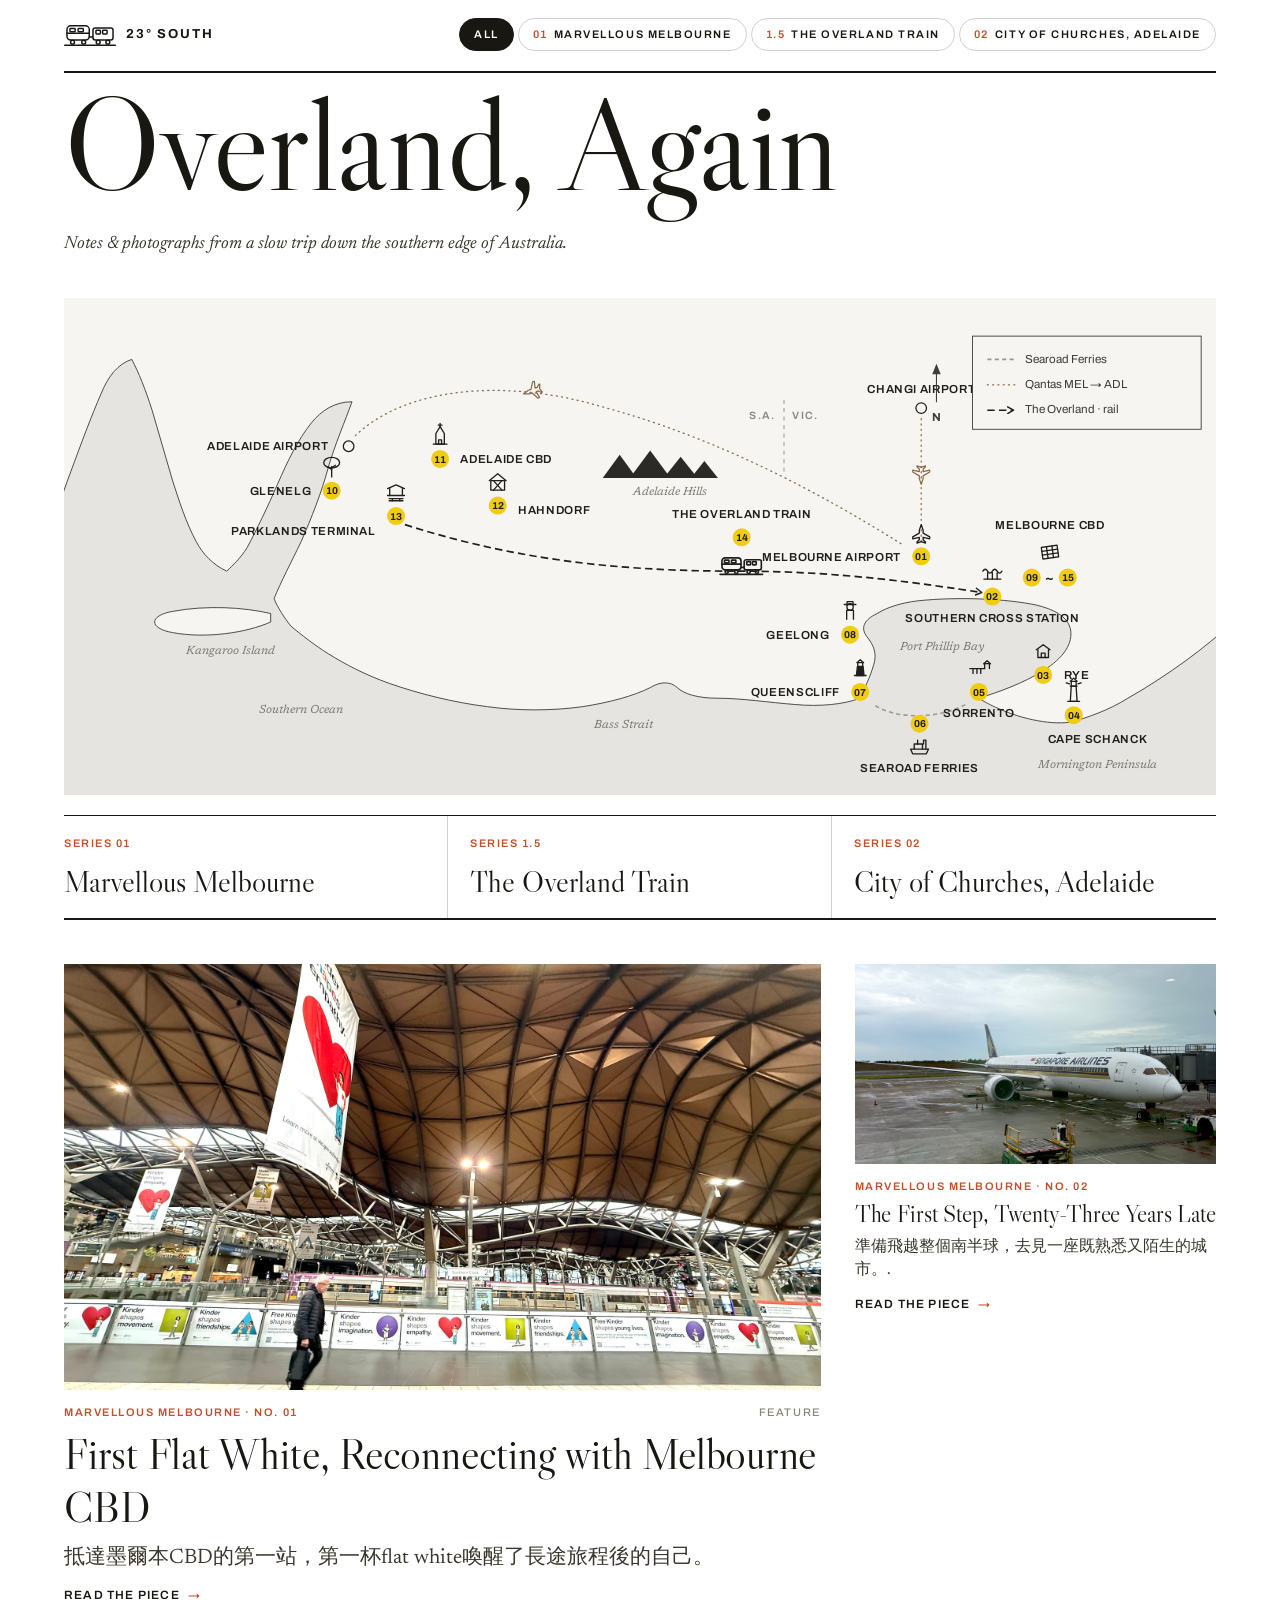
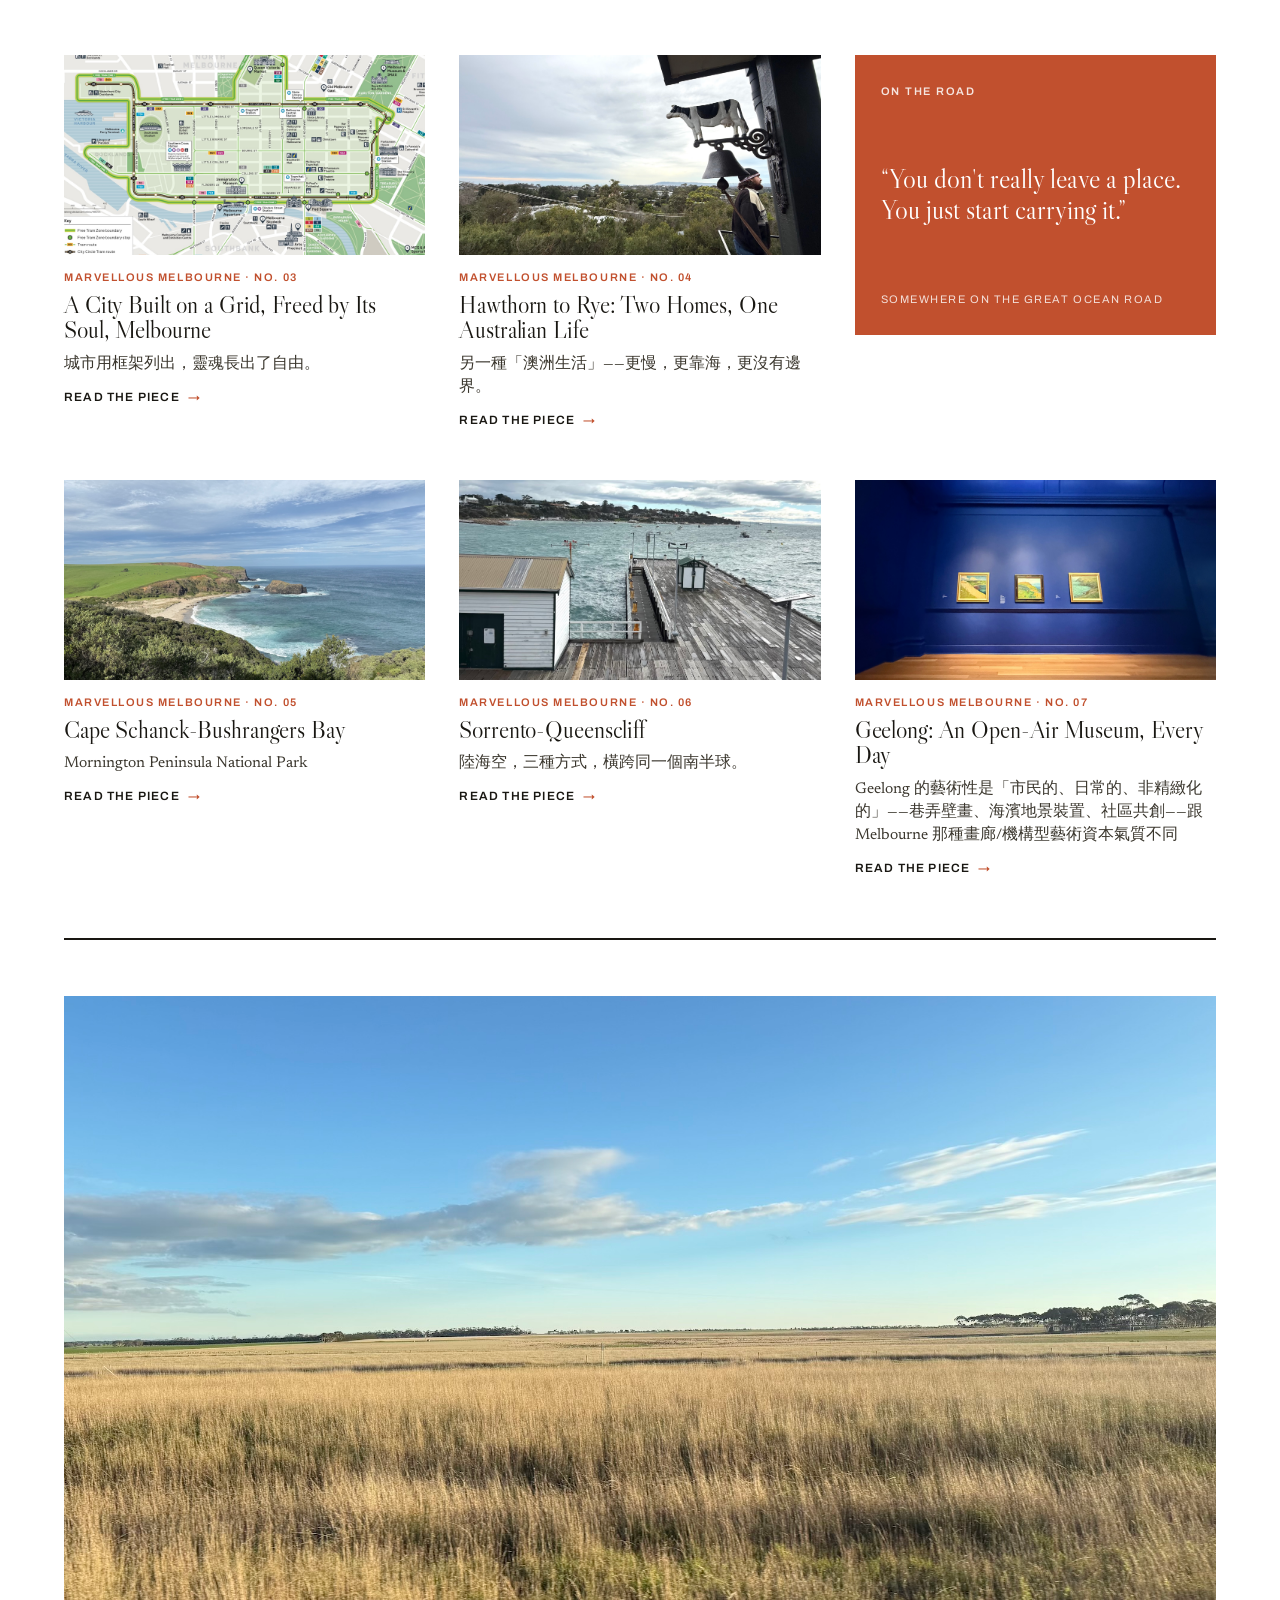
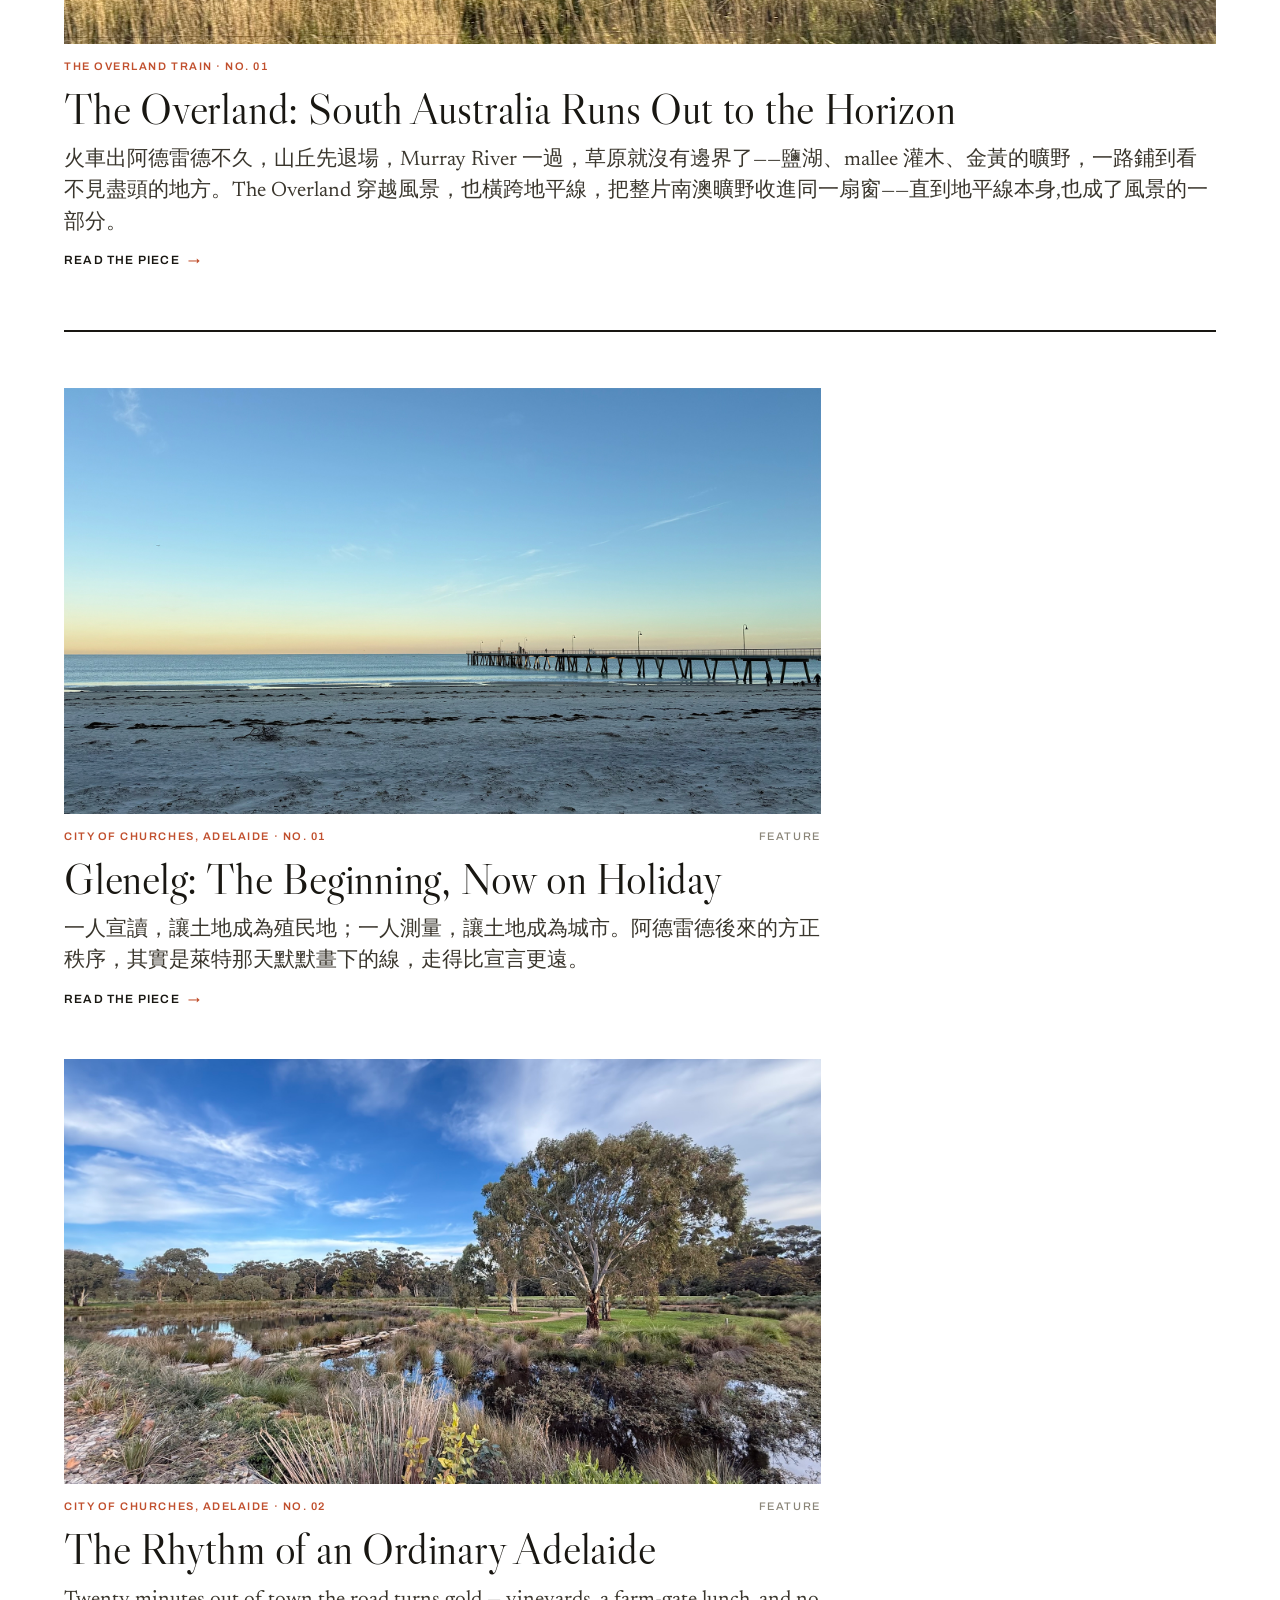
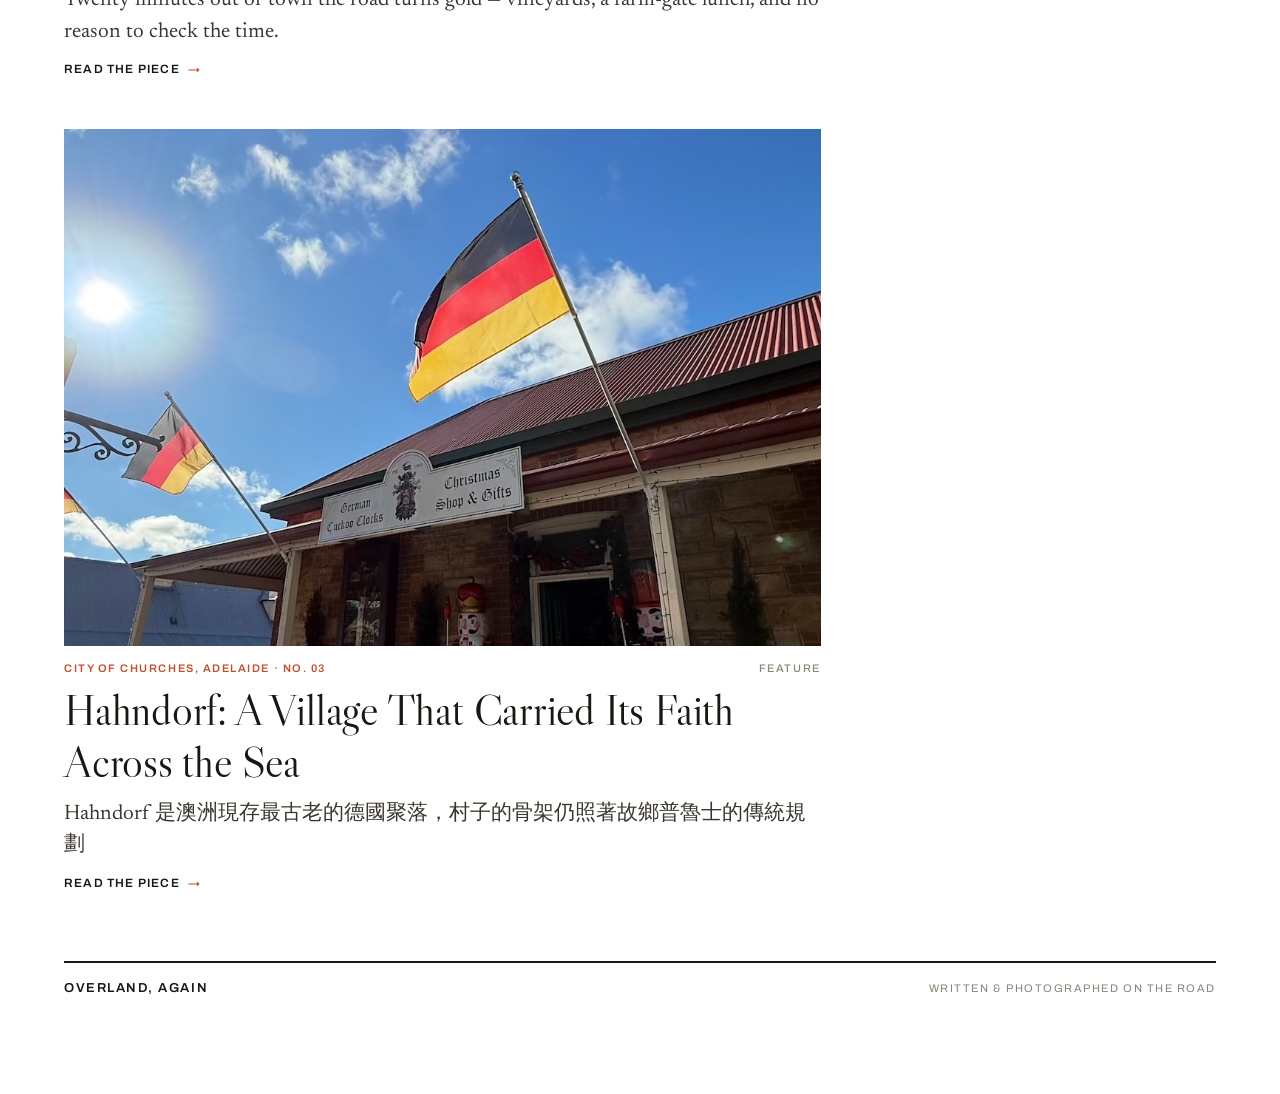
<file: index.html>
<!DOCTYPE html>
<html lang="zh-Hant">
<head>
  <meta charset="UTF-8">
  <meta name="viewport" content="width=device-width, initial-scale=1.0">
  <title>Overland, Again — a travel journal</title>
  <meta name="description" content="Notes & photographs from a slow trip down the southern edge of Australia.">
  <link rel="preconnect" href="https://fonts.googleapis.com">
  <link rel="preconnect" href="https://fonts.gstatic.com" crossorigin>
  <link href="https://fonts.googleapis.com/css2?family=Libre+Caslon+Display&family=Newsreader:ital,opsz,wght@0,6..72,300;0,6..72,400;0,6..72,500;1,6..72,300;1,6..72,400&family=Archivo:wght@400;500;600;700&display=swap" rel="stylesheet">
  <link rel="stylesheet" href="css/style.css">
</head>
<body data-series="all">
  <div class="wrap">
    <div class="topbar" id="topbar"></div>

    <header class="masthead">
      <div class="masthead__row">
        <h1>Overland, Again</h1>
        <p class="masthead__sub">Notes &amp; photographs from a slow trip down the southern edge of Australia.</p>
      </div>
    </header>

    <!-- ============================================================
         首頁路線地圖 Route Map（2026 依序經過的十五個地點）
         樣式見 css/style.css 的「13. 首頁路線地圖」區塊
         ============================================================ -->
    <figure class="route-map">
      <div class="route-map__frame">
        <svg class="route-map__svg" viewBox="0 0 1088 470" role="img"
             aria-labelledby="routeMapTitle routeMapDesc"
             xmlns="http://www.w3.org/2000/svg">
          <title id="routeMapTitle">Overland, Again — 2026 路線地標圖</title>
          <desc id="routeMapDesc">南澳與維多利亞海岸地圖，以編號標示十五個停留地點，並繪出 Searoad 渡輪、Qantas 班機與 The Overland 列車三段交通路線。</desc>

          <defs>
            <marker id="railHead" viewBox="0 0 10 10" refX="7" refY="5"
                    markerWidth="5" markerHeight="5" orient="auto">
              <path class="m-railhead" d="M1,1 L8,5 L1,9"/>
            </marker>
          </defs>

          <!-- 海 -->
          <rect class="m-sea" x="0" y="0" width="1088" height="470"/>

          <!-- 陸地：南澳＋維多利亞 -->
          <path class="m-land" d="M 1104 -10 L 1104 306 C 1078.4 330 1043.2 356 1004.8 378 C 985.6 390 966.4 396 953.6 400 C 934.4 404 905.6 398 883.2 388 C 873.6 384 867.2 380 864 378 C 883.2 372 905.6 364 924.8 352 C 944 340 953.6 326 950.4 312 C 947.2 300 934.4 294 918.4 290 C 889.6 284 844.8 282 806.4 286 C 790.4 288 777.6 292 768 298 C 755.2 304 752 312 758.4 320 C 764.8 328 768 336 764.8 346 C 761.6 358 755.2 370 752 378 C 736 384 713.6 386 691.2 384 C 665.6 382 640 378 617.6 378 C 598.4 378 585.6 374 579.2 368 C 572.8 362 563.2 362 553.6 368 C 537.6 376 515.2 382 489.6 386 C 460.8 390 428.8 390 400 386 C 368 382 336 374 307.2 364 C 284.8 356 265.6 346 249.6 336 C 236.8 328 224 318 214.4 310 C 208 302 201.6 292 198.4 284 C 204.8 268 214.4 250 224 230 C 233.6 208 243.2 184 249.6 160 C 256 138 265.6 116 272 98 C 256 98 243.2 106 233.6 118 C 220.8 134 211.2 154 201.6 176 C 192 198 182.4 218 172.8 236 C 166.4 246 160 252 153.6 258 C 140.8 252 131.2 242 124.8 230 C 115.2 212 108.8 192 102.4 172 C 96 150 89.6 128 83.2 106 C 76.8 86 70.4 70 64 58 C 51.2 62 41.6 74 35.2 90 C 25.6 112 16 138 6.4 164 C -3.2 190 -9.6 210 -16 226 L -16 -10 Z"/>
          <!-- 陸地：袋鼠島 -->
          <path class="m-land" d="M 195.2 298 C 169.6 292 134.4 290 102.4 296 C 80 300 80 312 102.4 316 C 134.4 322 172.8 316 195.2 306 Z"/>

          <!-- Adelaide Hills 山峰 -->
          <g class="m-peak">
            <path d="M 508.8 170 L 524.8 148 L 540.8 170 Z"/>
            <path d="M 534.4 170 L 553.6 144 L 572.8 170 Z"/>
            <path d="M 566.4 170 L 582.4 150 L 598.4 170 Z"/>
            <path d="M 592 170 L 604.8 154 L 617.6 170 Z"/>
          </g>

          <!-- 地理名稱 -->
          <text class="m-feat" x="572.8" y="186" text-anchor="middle">Adelaide Hills</text>

          <!-- 州界：南澳 (S.A.) / 維多利亞 (VIC.) -->
          <path class="m-border" d="M680,96 L680,168"/>
          <text class="m-border-txt" x="672" y="114" text-anchor="end">S.A.</text>
          <text class="m-border-txt" x="688" y="114" text-anchor="start">VIC.</text>
          <text class="m-feat" x="156.8"  y="336" text-anchor="middle">Kangaroo Island</text>
          <text class="m-feat" x="224" y="392" text-anchor="middle">Southern Ocean</text>
          <text class="m-feat" x="828.8" y="332" text-anchor="middle">Port Phillip Bay</text>
          <text class="m-feat" x="528" y="406" text-anchor="middle">Bass Strait</text>
          <text class="m-feat" x="976" y="444" text-anchor="middle">Mornington Peninsula</text>

          <!-- 航線 Qantas MEL → ADL -->
          <path class="m-air" d="M 790.4 232 C 713.6 184 617.6 132 505.6 102 C 416 76 323.2 84 275.2 130"/>

          <!-- 國際線：Changi Airport → Melbourne Airport（飛機朝下） -->
          <path class="m-air" d="M809.6,114 L809.6,233"/>
          <g class="m-air-icon" transform="translate(809.6,168) rotate(180)">
            <path d="M0,-8 L1.8,-2.6 L1.8,0 L8,3.6 L8,5.4 L1.8,4 L1.8,6.3 L4,8.5 L4,9.4 L0,8 L-4,9.4 L-4,8.5 L-1.8,6.3 L-1.8,4 L-8,5.4 L-8,3.6 L-1.8,0 L-1.8,-2.6 Z"/>
          </g>
          <circle class="m-ring" cx="809.6" cy="104" r="5"/>
          <text class="m-name" x="809.6" y="90" text-anchor="middle">CHANGI AIRPORT</text>
          <g class="m-air-icon" transform="translate(441.6,88) rotate(-108)">
            <path d="M0,-8 L1.8,-2.6 L1.8,0 L8,3.6 L8,5.4 L1.8,4 L1.8,6.3 L4,8.5 L4,9.4 L0,8 L-4,9.4 L-4,8.5 L-1.8,6.3 L-1.8,4 L-8,5.4 L-8,3.6 L-1.8,0 L-1.8,-2.6 Z"/>
          </g>

          <!-- The Overland 鐵道（阿德萊德 → 墨爾本） -->
          <path class="m-rail" marker-end="url(#railHead)"
                d="M322,214 C440,252 545,258 640,258 C734,258 812,270 866,278"/>

          <!-- Searoad Ferries 航線 -->
          <path class="m-ferry" d="M 851.2 384 C 825.6 398 784 398 764.8 384"/>

          <!-- 各地小圖標 -->
          <g class="m-icon">
            <g transform="translate(252.8,160)"><!-- Glenelg 老橡膠樹 -->
              <path d="M0,9 V-1"/><path d="M0,2 L-3.5,-0.5"/><path d="M0,0.5 L3.5,-2"/>
              <ellipse cx="0" cy="-4.5" rx="7.5" ry="5"/>
            </g>
            <g transform="translate(355.2,130)"><!-- Adelaide 教堂尖頂 -->
              <path d="M-4,8 V-2 L0,-8.5 L4,-2 V8 Z"/><path d="M0,-8.5 V-11.5"/>
              <path d="M-1.8,-10 H1.8"/><path d="M-1.4,8 V4 H1.4 V8"/><path d="M-6.5,8 H6.5"/>
            </g>
            <g transform="translate(313.6,184)"><!-- Parklands 月台與軌道 -->
              <path d="M-8,-4 L0,-7.5 L8,-4"/><path d="M-6,-4 V2.5"/><path d="M6,-4 V2.5"/>
              <path d="M-8,2.5 H8"/><path d="M-6.5,5.5 H6.5"/><path d="M-6.5,7.5 H6.5"/>
              <path d="M-3.5,5.5 V7.5"/><path d="M3.5,5.5 V7.5"/>
            </g>
            <g transform="translate(409.6,174)"><!-- Hahndorf 半木構 Fachwerk -->
              <path d="M-6.5,7.5 V-1.5 H6.5 V7.5 Z"/><path d="M-8,-1.5 L0,-8 L8,-1.5"/>
              <path d="M-4,-1.5 L4,7.5"/><path d="M4,-1.5 L-4,7.5"/>
            </g>
            <g transform="translate(809.6,222)"><!-- Melbourne Airport 飛機 -->
              <path d="M0,-8 L1.8,-2.6 L1.8,0 L8,3.6 L8,5.4 L1.8,4 L1.8,6.3 L4,8.5 L4,9.4 L0,8 L-4,9.4 L-4,8.5 L-1.8,6.3 L-1.8,4 L-8,5.4 L-8,3.6 L-1.8,0 L-1.8,-2.6 Z"/>
            </g>
            <g transform="translate(876.8,260)"><!-- Southern Cross 波浪屋頂 -->
              <path d="M-9,-2 q2.25,-3.6 4.5,0 t4.5,0 t4.5,0 t4.5,0"/><path d="M-8,5.5 H8"/>
              <path d="M-4.5,-0.5 V5.5"/><path d="M0,-0.5 V5.5"/><path d="M4.5,-0.5 V5.5"/>
            </g>
            <g transform="translate(931.2,240)"><!-- Melbourne CBD 霍德爾方格網 -->
              <g transform="rotate(-8)">
                <path d="M-7.5,-5.5 H7.5 V5.5 H-7.5 Z"/><path d="M-7.5,-1.8 H7.5"/>
                <path d="M-7.5,1.8 H7.5"/><path d="M-2.6,-5.5 V5.5"/><path d="M2.6,-5.5 V5.5"/>
              </g>
            </g>
            <g transform="translate(742.4,296)"><!-- Geelong 彩繪木頭人偶 -->
              <path d="M-3.2,7.5 V-1 H3.2 V7.5"/><circle cx="0" cy="-4.2" r="3"/>
              <path d="M-5.5,-6.5 H5.5"/><path d="M-2.8,-6.5 V-9.2 H2.8 V-6.5"/>
            </g>
            <g transform="translate(752,350)"><!-- Queenscliff 黑燈塔 -->
              <path class="m-icon-solid" d="M-3.6,6.5 L-2.7,-2 H2.7 L3.6,6.5 Z"/>
              <path d="M-2.3,-2 V-5.6 H2.3 V-2"/><path d="M-3.2,-5.6 L0,-8.4 L3.2,-5.6"/>
              <path d="M-5.5,6.5 H5.5"/>
            </g>
            <g transform="translate(808,424)"><!-- Searoad Ferries 渡輪 -->
              <path d="M-8.5,2 L-6.5,6.5 H6.5 L8.5,2 Z"/><path d="M-5,2 V-2.8 H2.8 V2"/>
              <path d="M3.8,-2.8 V-6.5 H6 V2"/><path d="M-1.8,-2.8 V-6.5"/>
            </g>
            <g transform="translate(864,350)"><!-- Sorrento 棧橋 -->
              <path d="M-8.5,0 H5.5"/><path d="M-5.5,0 V4.6"/><path d="M-1.8,0 V4.6"/>
              <path d="M1.8,0 V4.6"/><path d="M5.5,0 V-4.6 H10 V0"/><path d="M4.6,-4.6 L7.8,-7.4 L11,-4.6"/>
            </g>
            <g transform="translate(924.8,334)"><!-- Rye 海灘小屋 -->
              <path d="M-6.5,-1.8 L0,-6.5 L6.5,-1.8"/><path d="M-5,-1.8 V5.5 H5 V-1.8"/>
              <path d="M-1.8,5.5 V1.4 H1.8 V5.5"/>
            </g>
            <g transform="translate(953.6,372)"><!-- Cape Schanck 燈塔 -->
              <path d="M-3.2,9 L-2.3,-5.5 H2.3 L3.2,9 Z"/><path d="M-3.2,-5.5 H3.2"/>
              <path d="M-2.3,-5.5 V-10 H2.3 V-5.5"/><path d="M-3.2,-10 L0,-13 L3.2,-10"/>
              <path d="M-5.5,9 H5.5"/><path d="M4,-7.6 L7,-8.6"/><path d="M-4,-7.6 L-7,-8.6"/>
            </g>
          </g>

          <!-- Adelaide Airport（非編號停留點） -->
          <circle class="m-ring" cx="268.8" cy="140" r="5"/>
          <text class="m-name" x="249.6" y="144" text-anchor="end">ADELAIDE AIRPORT</text>

          <!-- 十五個停留點 -->
          <circle class="m-stop" cx="252.8" cy="182" r="8.5"/>
          <text class="m-num" x="252.8" y="185.5">10</text>
          <text class="m-name" x="233.6" y="186" text-anchor="end">GLENELG</text>

          <circle class="m-stop" cx="355.2" cy="152" r="8.5"/>
          <text class="m-num" x="355.2" y="155.5">11</text>
          <text class="m-name" x="374.4" y="156">ADELAIDE CBD</text>

          <circle class="m-stop" cx="313.6" cy="206" r="8.5"/>
          <text class="m-num" x="313.6" y="209.5">13</text>
          <text class="m-name" x="294.4" y="224" text-anchor="end">PARKLANDS TERMINAL</text>

          <circle class="m-stop" cx="409.6" cy="196" r="8.5"/>
          <text class="m-num" x="409.6" y="199.5">12</text>
          <text class="m-name" x="428.8" y="204">HAHNDORF</text>

          <circle class="m-stop" cx="640" cy="226" r="8.5"/>
          <text class="m-num" x="640" y="229.5">14</text>
          <text class="m-name" x="640" y="208" text-anchor="middle">THE OVERLAND TRAIN</text>

          <circle class="m-stop" cx="809.6" cy="244" r="8.5"/>
          <text class="m-num" x="809.6" y="247.5">01</text>
          <text class="m-name" x="790.4" y="248" text-anchor="end">MELBOURNE AIRPORT</text>

          <circle class="m-stop" cx="876.8" cy="282" r="8.5"/>
          <text class="m-num" x="876.8" y="285.5">02</text>
          <text class="m-name" x="876.8" y="306" text-anchor="middle">SOUTHERN CROSS STATION</text>

          <circle class="m-stop" cx="914" cy="264" r="8.5"/>
          <text class="m-num" x="914" y="267.5">09</text>
          <text class="m-join" x="931.2" y="269">~</text>
          <circle class="m-stop" cx="948" cy="264" r="8.5"/>
          <text class="m-num" x="948" y="267.5">15</text>
          <text class="m-name" x="931.2" y="218" text-anchor="middle">MELBOURNE CBD</text>

          <circle class="m-stop" cx="742.4" cy="318" r="8.5"/>
          <text class="m-num" x="742.4" y="321.5">08</text>
          <text class="m-name" x="723.2" y="322" text-anchor="end">GEELONG</text>

          <circle class="m-stop" cx="752" cy="372" r="8.5"/>
          <text class="m-num" x="752" y="375.5">07</text>
          <text class="m-name" x="732.8" y="376" text-anchor="end">QUEENSCLIFF</text>

          <circle class="m-stop" cx="808" cy="402" r="8.5"/>
          <text class="m-num" x="808" y="405.5">06</text>
          <text class="m-name" x="808" y="448" text-anchor="middle">SEAROAD FERRIES</text>

          <circle class="m-stop" cx="864" cy="372" r="8.5"/>
          <text class="m-num" x="864" y="375.5">05</text>
          <text class="m-name" x="864" y="396" text-anchor="middle">SORRENTO</text>

          <circle class="m-stop" cx="924.8" cy="356" r="8.5"/>
          <text class="m-num" x="924.8" y="359.5">03</text>
          <text class="m-name" x="944" y="360">RYE</text>

          <circle class="m-stop" cx="953.6" cy="394" r="8.5"/>
          <text class="m-num" x="953.6" y="397.5">04</text>
          <text class="m-name" x="976" y="420" text-anchor="middle">CAPE SCHANCK</text>

          <!-- 指北針 -->
          <g class="m-north-group" transform="translate(396,0)">
            <path class="m-north-line" d="M428,98 V66"/>
            <path class="m-north" d="M424,72 L428,62 L432,72 Z"/>
            <text class="m-north-txt" x="428" y="116">N</text>
          </g>

          <!-- 圖例（依發生順序） -->
          <g class="m-legend" transform="translate(406,0)">
            <rect class="m-legendbox" x="452" y="36" width="216" height="88"/>
            <path class="m-ferry" d="M466,58 H494"/>
            <text class="m-legendtxt" x="502" y="61">Searoad Ferries</text>
            <path class="m-air" d="M466,82 H494"/>
            <text class="m-legendtxt" x="502" y="85">Qantas MEL → ADL</text>
            <path class="m-rail" marker-end="url(#railHead)" d="M466,106 H490"/>
            <text class="m-legendtxt" x="502" y="109">The Overland · rail</text>
          </g>

          <!-- 火車（最後繪製，確保不被任何元素覆蓋） -->
          <g class="m-train" transform="translate(640,252) scale(0.6) translate(-35,-16)">
            <rect x="4" y="5" width="30" height="19" rx="5"/>
            <path d="M4,15 H34"/>
            <rect x="8" y="8.5" width="7" height="4.5" rx="1"/>
            <rect x="19" y="8.5" width="7" height="4.5" rx="1"/>
            <circle cx="11.5" cy="27" r="2.6"/>
            <circle cx="26.5" cy="27" r="2.6"/>
            <path d="M34,20 H39"/>
            <rect x="39" y="8" width="27" height="16" rx="3"/>
            <rect x="43" y="11" width="6" height="5" rx="1"/>
            <rect x="52" y="11" width="6" height="5" rx="1"/>
            <circle cx="46" cy="27" r="2.6"/>
            <circle cx="59" cy="27" r="2.6"/>
            <path d="M1,31 H68"/>
          </g>
        </svg>
      </div>

      <p class="route-map__hint">左右滑動查看完整地圖 →</p>

      <!-- 供螢幕閱讀器與 SEO 的文字版停留順序（畫面上隱藏） -->
      <figcaption class="route-map__cap">
        <ol>
          <li>Melbourne Airport</li>
          <li>Southern Cross Station</li>
          <li>Rye</li>
          <li>Cape Schanck</li>
          <li>Sorrento</li>
          <li>Searoad Ferries</li>
          <li>Queenscliff</li>
          <li>Geelong</li>
          <li>Melbourne CBD</li>
          <li>Glenelg</li>
          <li>Adelaide CBD</li>
          <li>Hahndorf</li>
          <li>Parklands Terminal</li>
          <li>The Overland Train</li>
          <li>Melbourne CBD</li>
        </ol>
      </figcaption>
    </figure>

    <nav class="series-map" id="seriesMap"></nav>

    <main class="grid" id="grid"></main>

    <footer id="footer"></footer>
  </div>

  <script src="js/data.js"></script>
  <script src="js/main.js"></script>
</body>
</html>
</file>
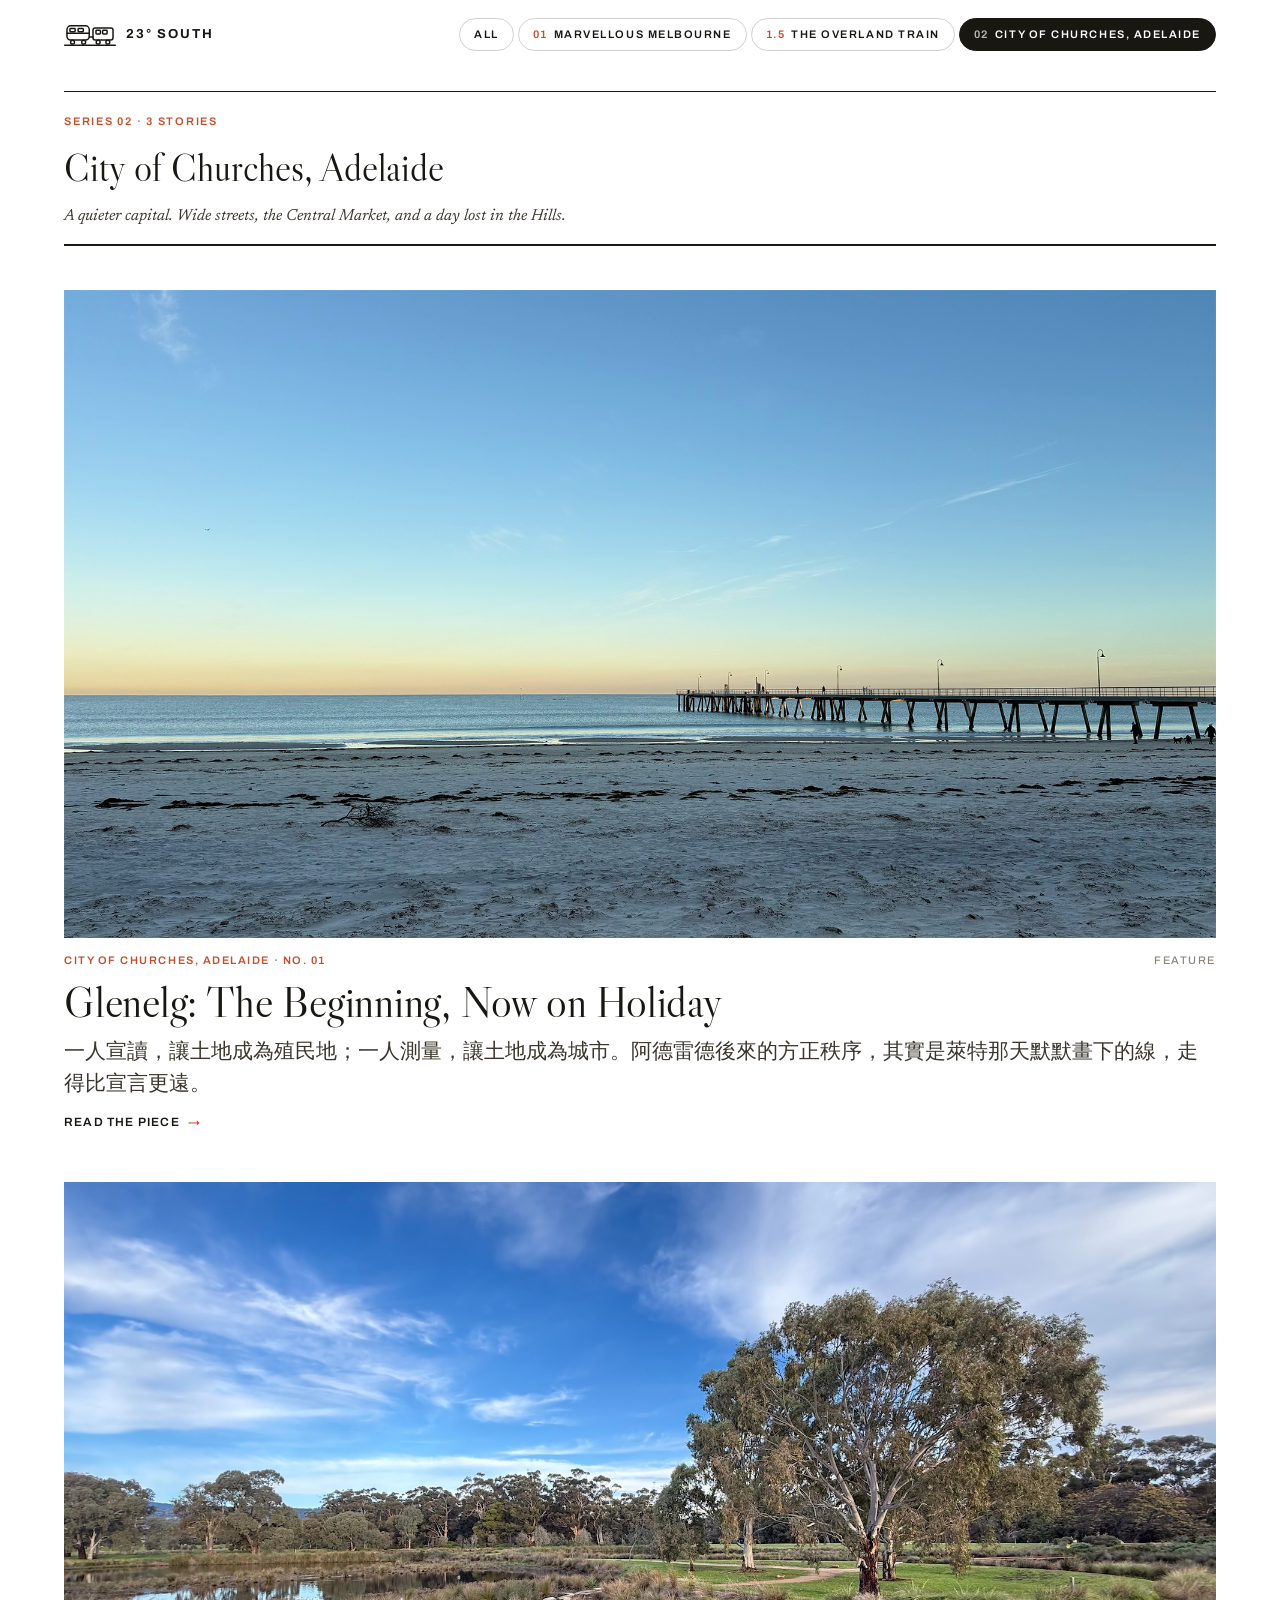
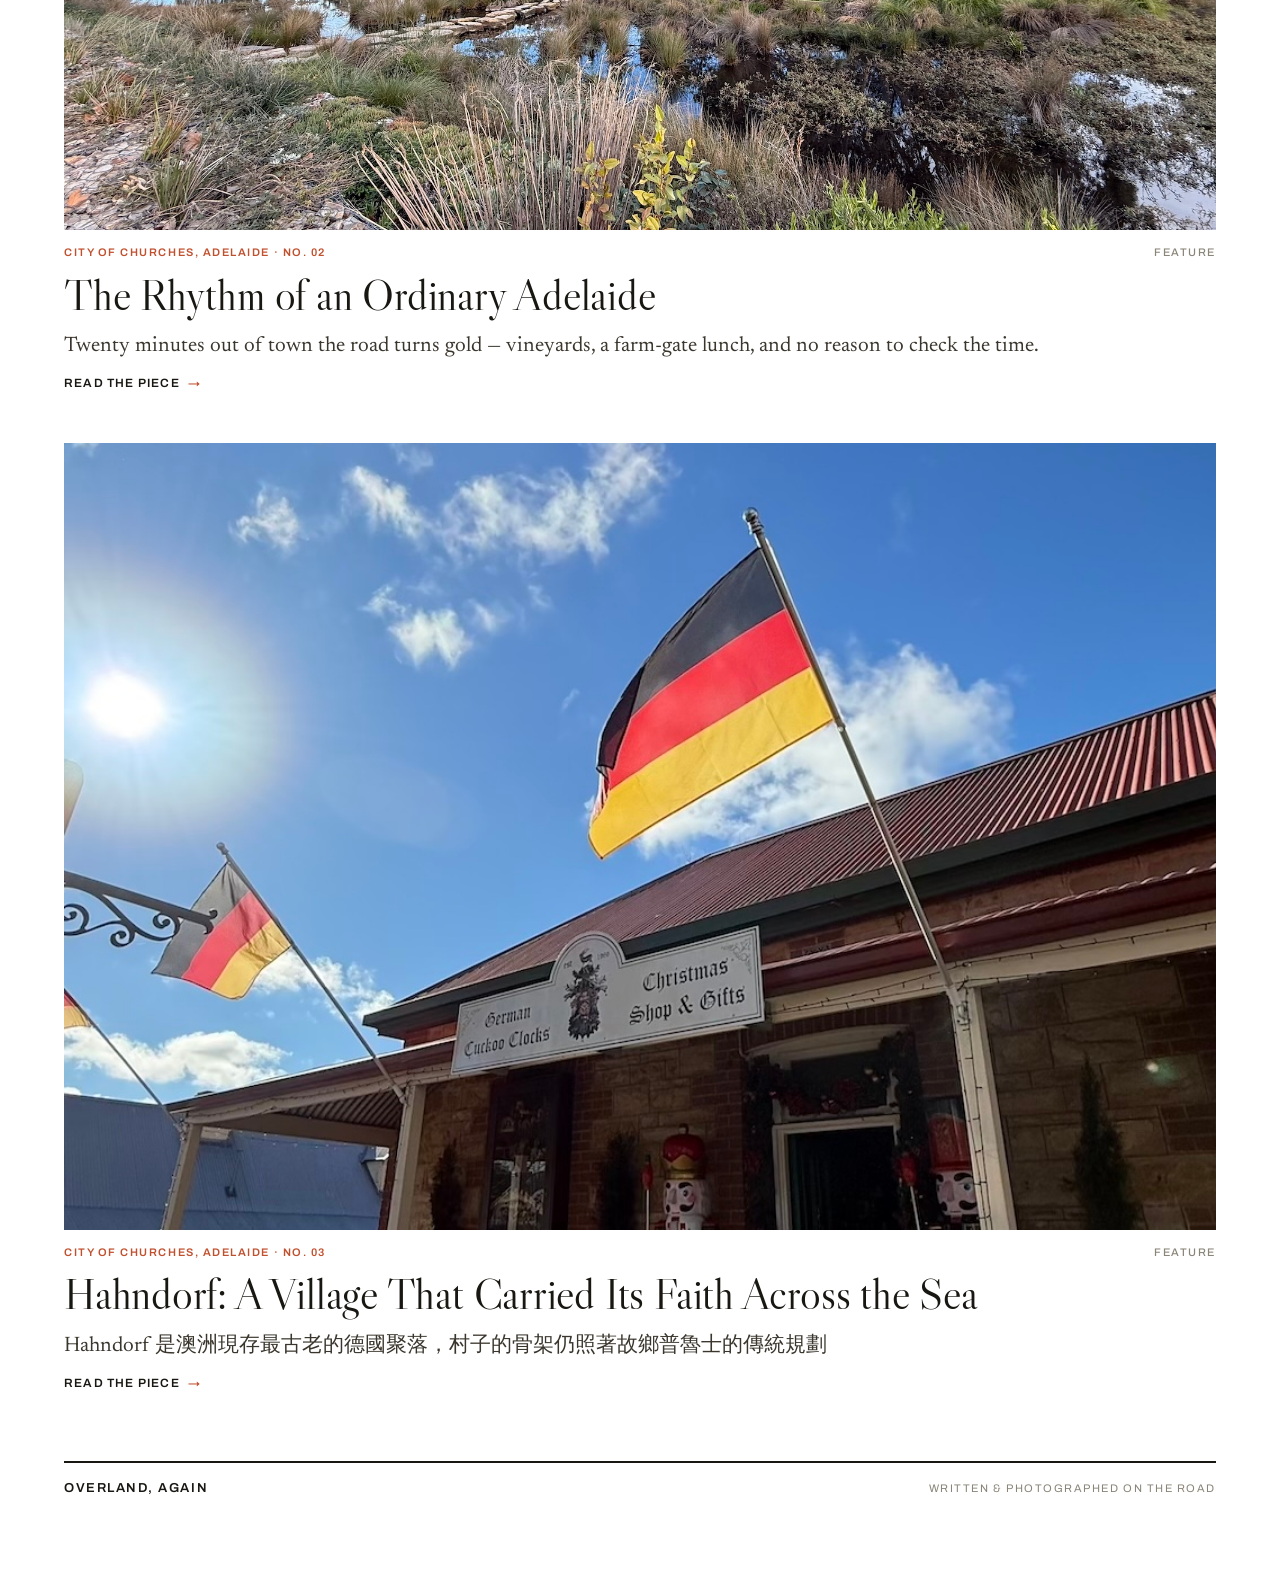
<file: adelaide.html>
<!DOCTYPE html>
<html lang="zh-Hant">
<head>
  <meta charset="UTF-8">
  <meta name="viewport" content="width=device-width, initial-scale=1.0">
  <title>Adelaide — Overland, Again</title>
  <link rel="preconnect" href="https://fonts.googleapis.com">
  <link rel="preconnect" href="https://fonts.gstatic.com" crossorigin>
  <link href="https://fonts.googleapis.com/css2?family=Libre+Caslon+Display&family=Newsreader:ital,opsz,wght@0,6..72,300;0,6..72,400;0,6..72,500;1,6..72,300;1,6..72,400&family=Archivo:wght@400;500;600;700&display=swap" rel="stylesheet">
  <link rel="stylesheet" href="css/style.css">
</head>
<body data-series="adelaide">
  <div class="wrap">
    <div class="topbar" id="topbar"></div>
    <header class="series-head" id="seriesHead"></header>
    <main class="grid" id="grid"></main>
    <footer id="footer"></footer>
  </div>

  <script src="js/data.js"></script>
  <script src="js/main.js"></script>
</body>
</html>
</file>
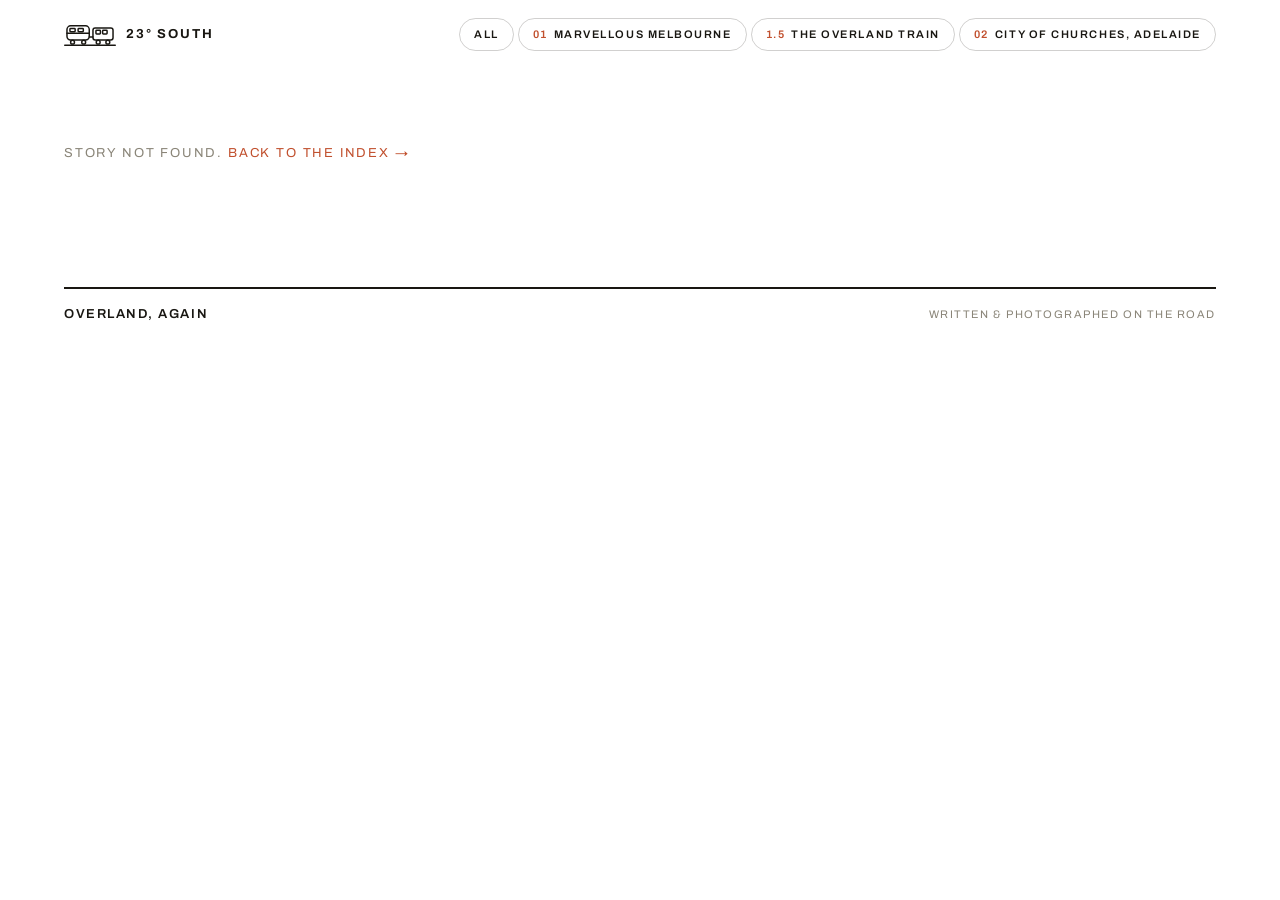
<file: article.html>
<!DOCTYPE html>
<html lang="zh-Hant">
<head>
  <meta charset="UTF-8">
  <meta name="viewport" content="width=device-width, initial-scale=1.0">
  <title>Overland, Again</title>
  <link rel="preconnect" href="https://fonts.googleapis.com">
  <link rel="preconnect" href="https://fonts.gstatic.com" crossorigin>
  <link href="https://fonts.googleapis.com/css2?family=Libre+Caslon+Display&family=Newsreader:ital,opsz,wght@0,6..72,300;0,6..72,400;0,6..72,500;1,6..72,300;1,6..72,400&family=Archivo:wght@400;500;600;700&display=swap" rel="stylesheet">
  <link rel="stylesheet" href="css/style.css">
</head>
<body>
  <div class="wrap">
    <div class="topbar" id="topbar"></div>
    <main id="article"></main>
    <footer id="footer"></footer>
  </div>

  <script src="js/data.js"></script>
  <script src="js/main.js"></script>
</body>
</html>
</file>
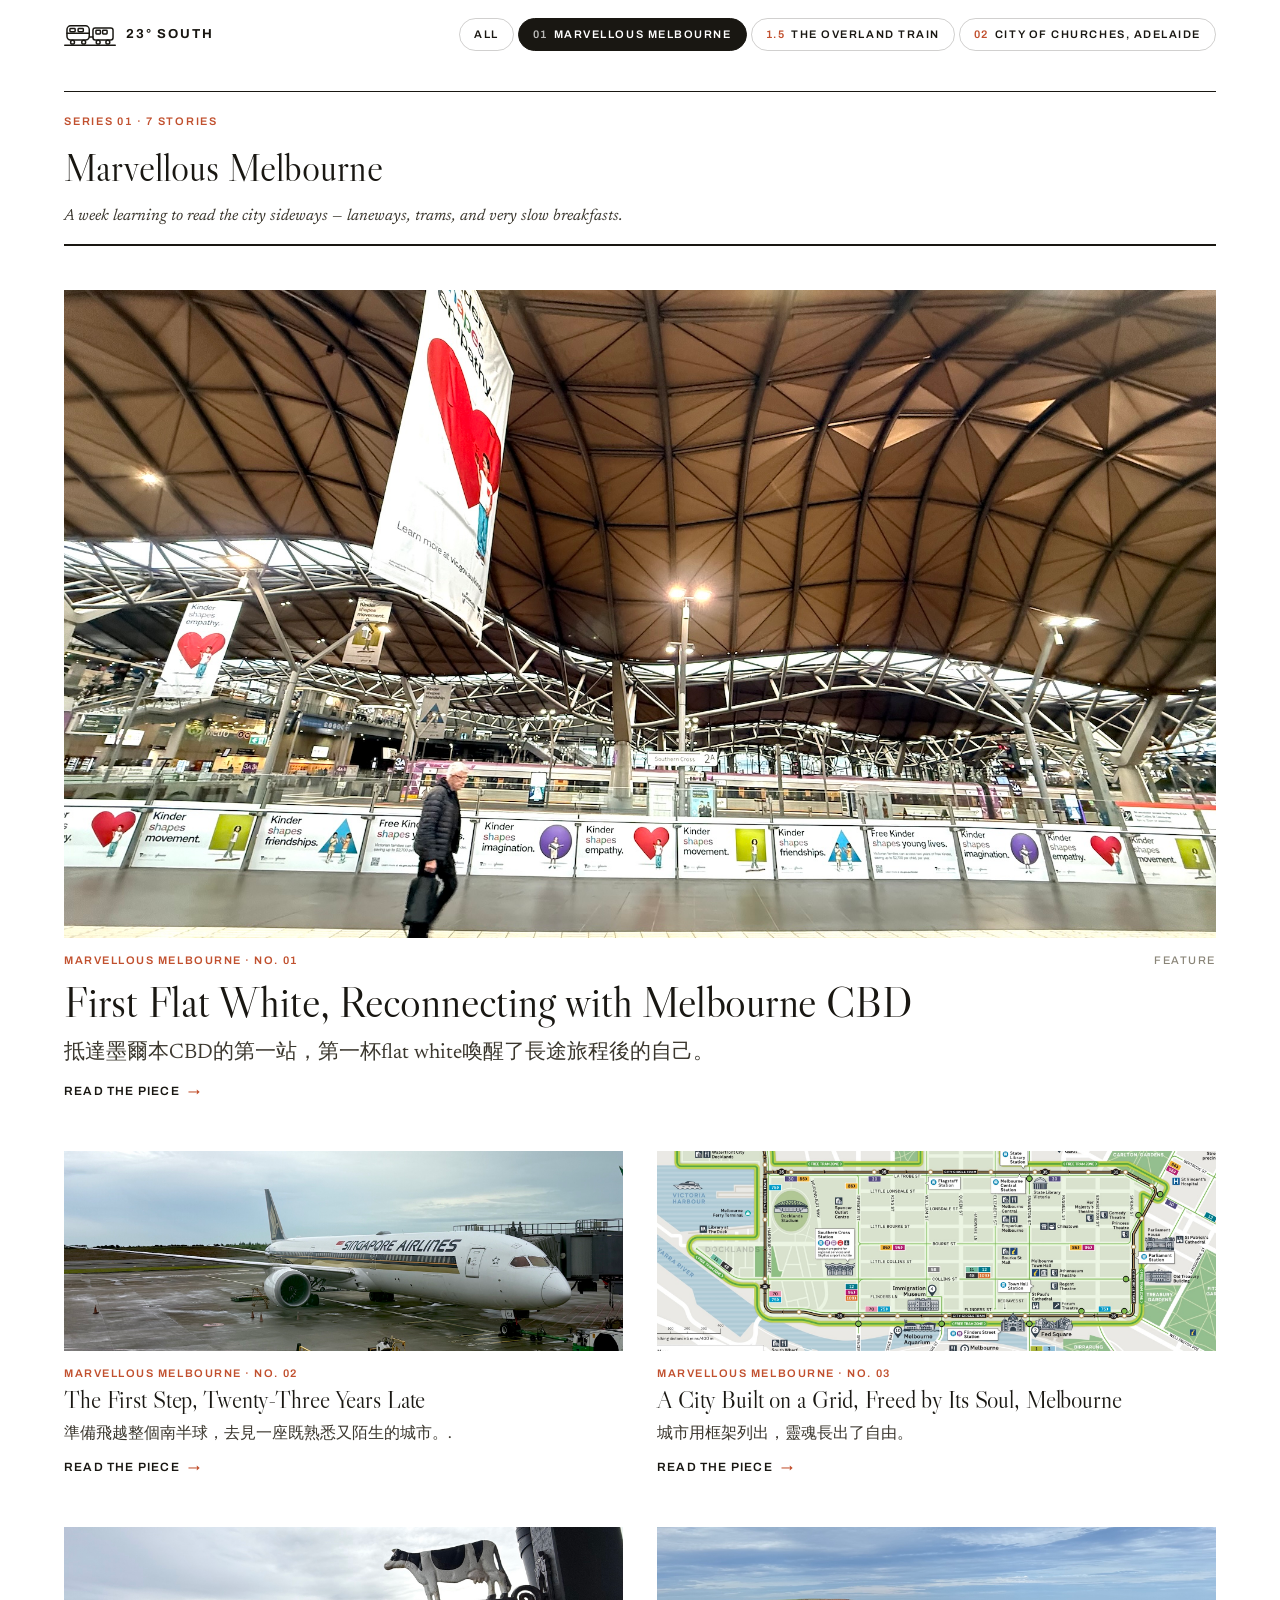
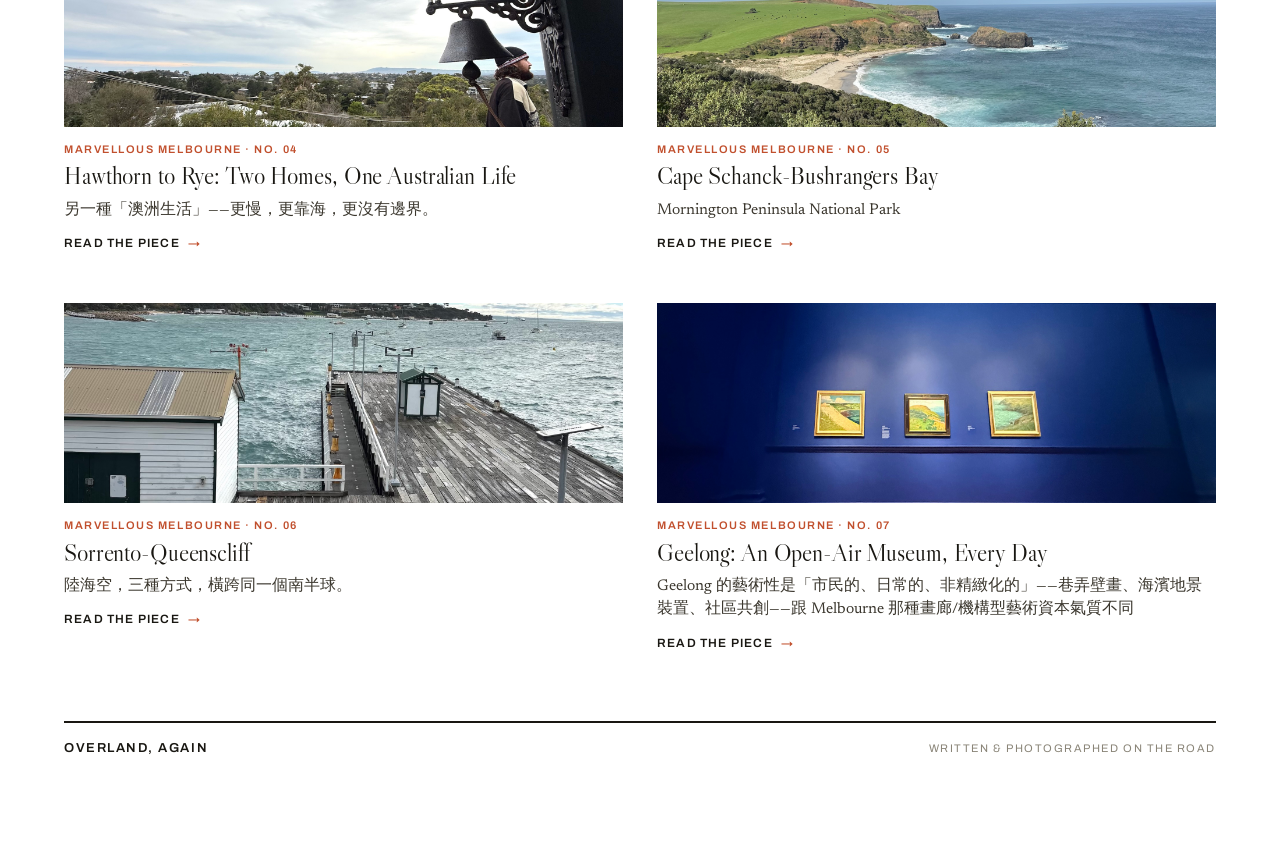
<file: melbourne.html>
<!DOCTYPE html>
<html lang="zh-Hant">
<head>
  <meta charset="UTF-8">
  <meta name="viewport" content="width=device-width, initial-scale=1.0">
  <title>Melbourne — Overland, Again</title>
  <link rel="preconnect" href="https://fonts.googleapis.com">
  <link rel="preconnect" href="https://fonts.gstatic.com" crossorigin>
  <link href="https://fonts.googleapis.com/css2?family=Libre+Caslon+Display&family=Newsreader:ital,opsz,wght@0,6..72,300;0,6..72,400;0,6..72,500;1,6..72,300;1,6..72,400&family=Archivo:wght@400;500;600;700&display=swap" rel="stylesheet">
  <link rel="stylesheet" href="css/style.css">
</head>
<body data-series="melbourne">
  <div class="wrap">
    <div class="topbar" id="topbar"></div>
    <header class="series-head" id="seriesHead"></header>
    <main class="grid" id="grid"></main>
    <footer id="footer"></footer>
  </div>

  <script src="js/data.js"></script>
  <script src="js/main.js"></script>
</body>
</html>
</file>
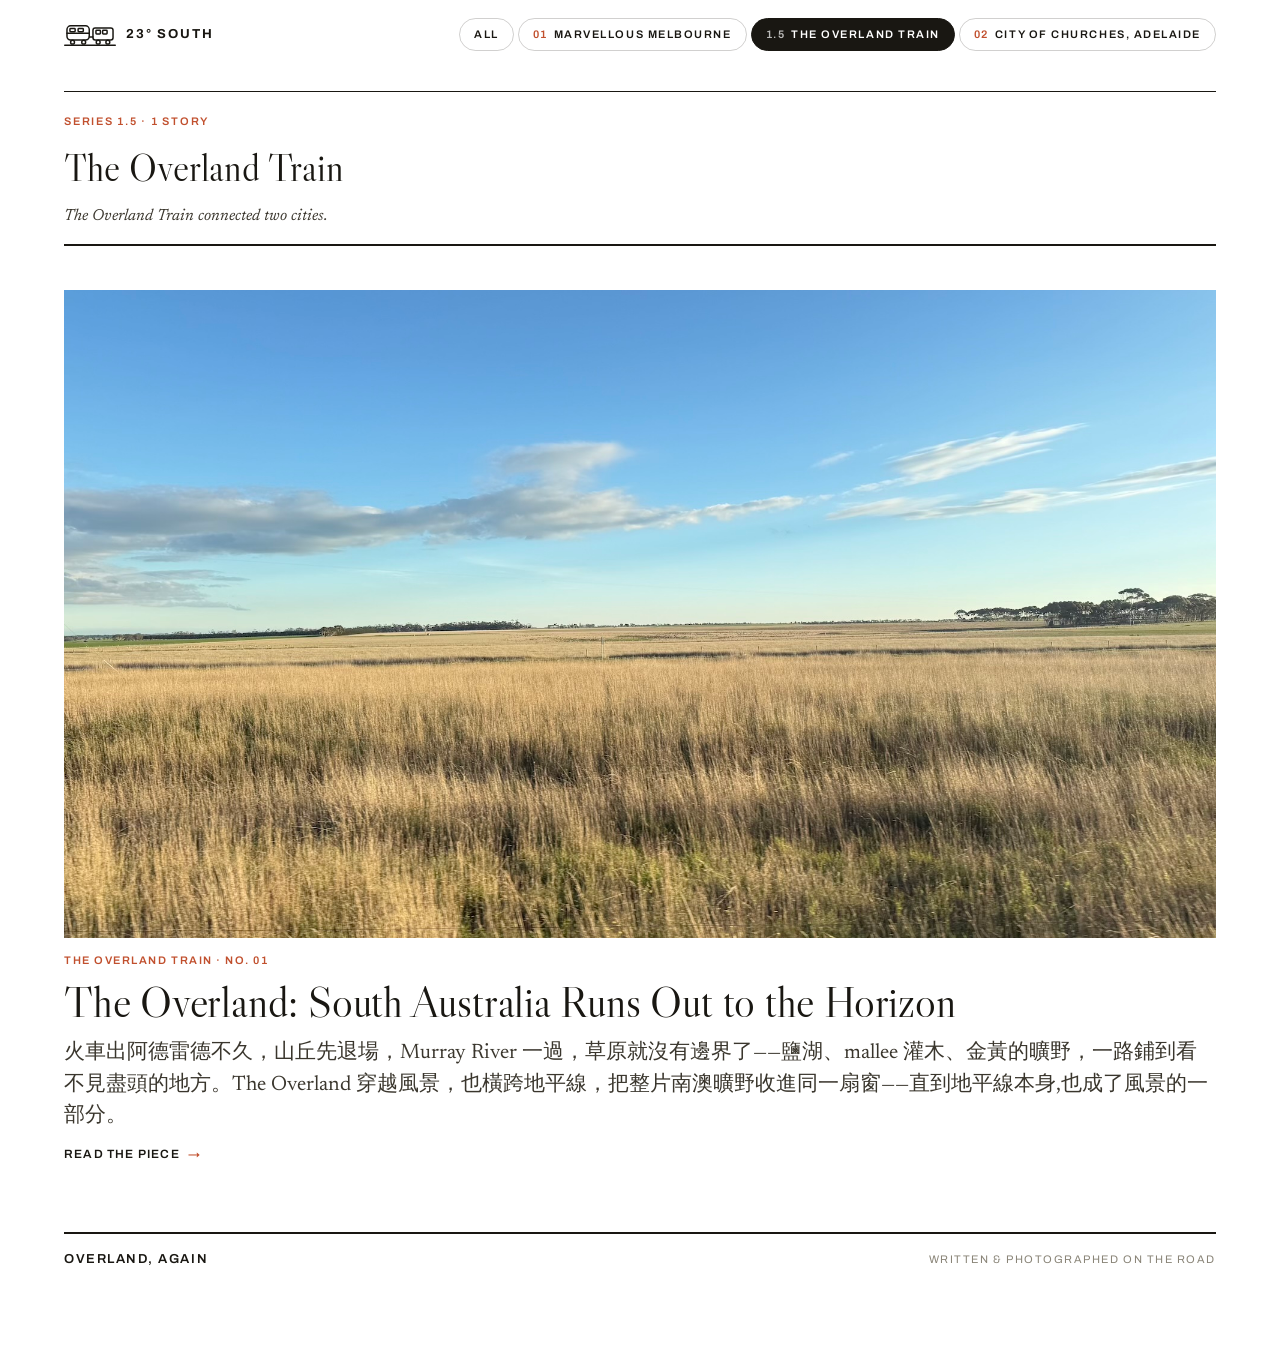
<file: theOverland.html>
<!DOCTYPE html>
<html lang="zh-Hant">

<head>
  <meta charset="UTF-8">
  <meta name="viewport" content="width=device-width, initial-scale=1.0">
  <title>Adelaide — Overland, Again</title>
  <link rel="preconnect" href="https://fonts.googleapis.com">
  <link rel="preconnect" href="https://fonts.gstatic.com" crossorigin>
  <link
    href="https://fonts.googleapis.com/css2?family=Libre+Caslon+Display&family=Newsreader:ital,opsz,wght@0,6..72,300;0,6..72,400;0,6..72,500;1,6..72,300;1,6..72,400&family=Archivo:wght@400;500;600;700&display=swap"
    rel="stylesheet">
  <link rel="stylesheet" href="css/style.css">
</head>


<body data-series="theOverland">
  <div class="wrap">
    <div class="topbar" id="topbar"></div>
    <header class="series-head" id="seriesHead"></header>
    <main class="grid" id="grid"></main>
    <footer id="footer"></footer>
  </div>

  <script src="js/data.js"></script>
  <script src="js/main.js"></script>
</body>

</html>
</file>
<file: css/style.css>
/* ============================================================
   Overland, Again — 旅行札記網站樣式表
   ------------------------------------------------------------
   排版原則：每個屬性各自一行、有縮排，方便尋找與維護。
   想改整體配色 / 字型：只改最下面沒有的話，改 :root 變數即可。
   ============================================================ */

/* ============================================================
   1. 設計變數（配色與字型）— 想重新換色換字，改這裡
   ============================================================ */
:root {
  /* 顏色 */
  --paper: #ffffff; /* 背景底色 */
  --ink: #191712; /* 主要文字（近黑） */
  --muted: #8a8578; /* 次要 / 灰字 */
  --body: #3a362d; /* 內文顏色 */
  --accent: #c1502e; /* 重點色（赭紅）— 全站唯一強調色 */
  --rule: #191712; /* 分隔線顏色 */
  --rule-soft: rgba(25, 23, 18, 0.2); /* 淡分隔線 */

  /* 字型 */
  --serif: "Libre Caslon Display", Georgia, serif; /* 標題用襯線體 */
  --read: "Newsreader", Georgia, serif; /* 內文用襯線體 */
  --grotesk:
    "Archivo", system-ui, -apple-system, sans-serif; /* 標籤 / 小字無襯線 */

  /* 版面尺寸 */
  --maxw: 1240px; /* 內容最大寬度 */
  --pad: 44px; /* 左右留白 */
}

/* ============================================================
   2. 全域基礎樣式
   ============================================================ */
* {
  box-sizing: border-box;
}

html {
  -webkit-text-size-adjust: 100%;
}

body {
  margin: 0;
  background: var(--paper);
  color: var(--ink);
  font-family: var(--read);
  font-size: 18px;
  line-height: 1.5;
  -webkit-font-smoothing: antialiased;
  text-rendering: optimizeLegibility;
}

img {
  display: block;
  max-width: 100%;
}

a {
  color: inherit;
  text-decoration: none;
}

::selection {
  background: var(--accent);
  color: var(--paper);
}

/* 內容置中的外框容器 */
.wrap {
  max-width: var(--maxw);
  margin: 0 auto;
  padding: 0 var(--pad) 96px;
}

/* ============================================================
   3. 共用小元件
   ============================================================ */

/* 小標籤（例如「MELBOURNE · No. 01」） */
.kicker {
  font-family: var(--grotesk);
  font-size: 11px;
  letter-spacing: 0.14em;
  text-transform: uppercase;
  color: var(--accent);
  font-weight: 600;
}

.muted {
  color: var(--muted);
}

.rule-top {
  border-top: 2px solid var(--rule);
}

/* ============================================================
   4. 頂部導覽列（系列分頁 + 左上 logo）
   ============================================================ */
.topbar {
  display: flex;
  justify-content: space-between;
  align-items: center;
  gap: 24px;
  flex-wrap: wrap;
  padding: 18px 0 20px;
  font-family: var(--grotesk);
  font-size: 11px;
  letter-spacing: 0.14em;
  text-transform: uppercase;
}

/* 左上 logo（火車 icon + 「23° SOUTH」文字） */
.brand {
  display: inline-flex;
  align-items: center;
  gap: 10px;
  font-size: 13px;
  font-weight: 600;
  color: var(--ink);
  transition: color 0.15s;
}

.brand:hover {
  color: var(--accent);
}

.brand__icon {
  display: block;
  flex: none;
}

.brand__mark {
  font-family: var(--grotesk);
  font-size: 13px;
  font-weight: 700;
  letter-spacing: 0.14em;
  text-transform: uppercase;
  line-height: 1;
}

/* 系列分頁按鈕 */
.tabs {
  display: flex;
  gap: 4px;
}

.tab {
  padding: 7px 14px;
  border: 1px solid var(--rule-soft);
  border-radius: 999px;
  font-weight: 600;
  color: var(--ink);
  transition:
    background 0.15s,
    color 0.15s,
    border-color 0.15s;
}

.tab:hover {
  border-color: var(--ink);
}

/* 目前所在分頁：反白 */
.tab.is-active {
  background: var(--ink);
  color: var(--paper);
  border-color: var(--ink);
}

.tab .no {
  color: var(--accent);
  margin-right: 6px;
}

.tab.is-active .no {
  color: var(--paper);
  opacity: 0.7;
}

/* ============================================================
   5. 首頁大標題區（masthead）
   ============================================================ */
.masthead {
  border-top: 2px solid var(--rule);
  padding-top: 14px;
}

.masthead__row {
  display: flex;
  align-items: flex-end;
  justify-content: space-between;
  gap: 32px;
  flex-wrap: wrap;
}

/* 主標「Overland, Again」 */
.masthead h1 {
  margin: 0;
  font-family: var(--serif);
  font-weight: 400;
  font-size: clamp(52px, 11.5vw, 132px); /* 隨螢幕縮放 */
  line-height: 0.86;
  letter-spacing: -0.01em;
}

/* 主標旁的副標一句話（不換行） */
.masthead__sub {
  margin: 0 0 14px;
  max-width: none;
  font-size: 18px; /* 修正：原本誤植為無效值 font-size: px; */
  line-height: 1.42;
  color: var(--body);
  font-style: italic;
  white-space: nowrap; /* 強制單行；手機若跑版可改回 normal */
}

/* ============================================================
   6. 系列頁標題（melbourne.html / adelaide.html 用）
   ============================================================ */
.series-head {
  border-top: 1px solid var(--rule);
  border-bottom: 2px solid var(--rule);
  margin-top: 20px;
  padding: 16px 0;
}

.series-head .no {
  font-family: var(--grotesk);
  font-size: 11px;
  letter-spacing: 0.16em;
  color: var(--accent);
  font-weight: 600;
  text-transform: uppercase;
}

.series-head h2 {
  margin: 4px 0 8px;
  font-family: var(--serif);
  font-weight: 400;
  font-size: clamp(28px, 5vw, 38px);
}

.series-head p {
  margin: 0;
  max-width: none;
  color: var(--body);
  font-style: italic;
  font-size: 16px;
}

/* ============================================================
   7. 首頁的「兩個系列」導引區（series map）
   ============================================================ */
.series-map {
  display: grid;
  grid-template-columns: 1fr 1fr 1fr;
  border-top: 1px solid var(--rule);
  border-bottom: 2px solid var(--rule);
  margin-top: 20px;
}

.series-map a {
  display: block;
  padding: 14px 22px;
  border-right: 1px solid var(--rule-soft); /* 每欄右邊都有線 */
}

.series-map a:first-child {
  padding-left: 0px;
}

.series-map a:last-child {
  border-right: 0;
}

.series-map .name {
  margin-top: 2px;
  font-family: var(--serif);
  font-size: clamp(24px, 4vw, 30px);
}

.series-map a:hover .name {
  color: var(--accent);
}

/* 手機：兩欄改成上下一欄 */
@media (max-width: 560px) {
  .series-map {
    grid-template-columns: 1fr;
  }
  .series-map a {
    border-right: 0;
    border-bottom: 1px solid var(--rule-soft);
    padding-left: 0;
  }
  .series-map a:last-child {
    border-bottom: 0;
  }
}

/* ============================================================
   8. 文章卡片格線（首頁 / 系列頁）
   ============================================================ */
.grid {
  display: grid;
  grid-template-columns: repeat(auto-fill, minmax(300px, 1fr));
  gap: 46px 34px;
  margin-top: 44px;
  align-items: start;
}

/* Adelaide / The Overland 系列頁：大圖＋下方兩小圖版面 */
body[data-series="melbourne"] .grid,
body[data-series="adelaide"] .grid {
  grid-template-columns: 1fr 1fr;
}

.card--theOverland {
  grid-column: 1 / -1;
}

.card--theOverland .card__media img {
  height: auto;
  object-fit: contain;
}

.card--theOverland .card__title {
  margin-top: 8px;
  font-size: clamp(30px, 3.4vw, 46px);
  line-height: 1.2;
}

.card--theOverland .card__dek {
  font-size: 21px;
  max-width: none;
}

.card--theOverland .card__topline .muted {
  color: var(--muted);
}


.card__link {
  display: block;
}

/* 卡片圖片 */
.card__media {
  overflow: hidden;
  background: #e9e3d6;
}

.card__media img {
  width: 100%;
  height: 200px;
  object-fit: cover;
  transition: transform 0.5s ease;
}

/* 滑鼠移入時圖片微放大 */
.card__link:hover .card__media img {
  transform: scale(1.03);
}

/* 卡片上方那行標籤 */
.card__topline {
  display: flex;
  justify-content: space-between;
  align-items: baseline;
  margin-top: 14px;
  gap: 12px;
}

.card__topline .muted {
  font-family: var(--grotesk);
  font-size: 11px;
  letter-spacing: 0.14em;
  text-transform: uppercase;
  font-weight: 500;
}

/* 卡片標題 */
.card__title {
  margin: 6px 0 10px;
  font-family: var(--serif);
  font-weight: 400;
  font-size: 24px;
  line-height: 1.06;
  letter-spacing: -0.005em;
}

/* 沒有圖片的卡片：上方加分隔線 */
.card--noimg .card__topline {
  border-top: 1.5px solid var(--rule);
  padding-top: 14px;
}

/* 卡片介紹文字 */
.card__dek {
  margin: 0;
  font-size: 15.5px;
  line-height: 1.5;
  color: var(--body);
}

/* 「Read the piece →」 */
.readmore {
  display: inline-flex;
  align-items: center;
  gap: 8px;
  margin-top: 12px;
  font-family: var(--grotesk);
  font-size: 12px;
  letter-spacing: 0.1em;
  text-transform: uppercase;
  font-weight: 600;
}

.readmore i {
  color: var(--accent);
  font-style: normal;
  transition: transform 0.2s;
}

.card__link:hover .readmore i {
  transform: translateX(4px);
}

/* ---------- 特大卡片（feature）：橫跨兩欄、字級加大 ---------- */
.card--feature {
  grid-column: span 2;
}

.card--feature .card__media img {
  height: 100%;
}

.card--feature .card__title {
  margin-top: 8px;
  font-size: clamp(30px, 3.4vw, 46px);
  line-height: 1.2;
}

.card--feature .card__dek {
  font-size: 21px;
  max-width: none; /* 用滿卡片寬度，少換行 */
}

.card--feature .card__topline .muted {
  color: var(--muted);
}

/* ---------- 引言卡片（赭紅底色的大引言） ---------- */
.card--accent {
  display: flex;
  flex-direction: column;
  justify-content: space-between;
  min-height: 280px;
  padding: 28px 26px;
  background: var(--accent);
  color: var(--paper);
}

.card--accent .lbl {
  font-family: var(--grotesk);
  font-size: 11px;
  letter-spacing: 0.16em;
  text-transform: uppercase;
  opacity: 0.85;
  font-weight: 600;
}

.card--accent blockquote {
  margin: 16px 0;
  font-family: var(--serif);
  font-size: 27px;
  line-height: 1.14;
}

.card--accent .src {
  font-family: var(--grotesk);
  font-size: 11px;
  letter-spacing: 0.14em;
  text-transform: uppercase;
  opacity: 0.8;
}

/* 手機：特大卡片改回單欄、圖片降低高度 */
@media (max-width: 720px) {
  .card--feature {
    grid-column: span 1;
  }
  .card--feature .card__media img {
    height: 100%;
  }
}

/* ============================================================
   9. 頁尾（首頁 / 系列頁）
   ============================================================ */
.site-foot {
  display: flex;
  justify-content: space-between;
  align-items: baseline;
  gap: 16px;
  flex-wrap: wrap;
  border-top: 2px solid var(--rule);
  margin-top: 64px;
  padding-top: 16px;
  font-family: var(--grotesk);
  font-size: 11px;
  letter-spacing: 0.14em;
  text-transform: uppercase;
  color: var(--muted);
}

.site-foot .brand {
  color: var(--ink);
}

/* ============================================================
   10. 文章內頁（article.html）
   ============================================================ */

/* 文章標題區 */
.article-head {
  border-top: 2px solid var(--rule);
  padding-top: 18px;
  max-width: 920px;
}

.article-head h1 {
  margin: 14px 0 0;
  font-family: var(--serif);
  font-weight: 400;
  font-size: clamp(38px, 8vw, 76px);
  line-height: 0.99;
  letter-spacing: -0.015em;
}

/* 作者 / 日期那行 */
.byline {
  display: flex;
  flex-wrap: wrap;
  gap: 14px;
  margin-top: 22px;
  font-family: var(--grotesk);
  font-size: 12px;
  letter-spacing: 0.1em;
  text-transform: uppercase;
  color: var(--muted);
}

/* 大圖（hero） */
.hero {
  margin-top: 32px;
  overflow: hidden;
  background: #e9e3d6;
}

.hero img,
.hero video {
  display: block;
  width: 100%;
  height: auto;
  object-fit: cover;
}

/* 圖說 */
.caption {
  margin: 10px 0 0;
  font-family: var(--grotesk);
  font-size: 11px;
  letter-spacing: 0.1em;
  text-transform: uppercase;
  color: var(--muted);
}

/* 直式 hero（在 data.js 該篇加 heroPortrait: true 才會套用）：
   不裁切、置中顯示、限制高度。首頁縮圖 (.card__media) 不受影響。 */
.hero--portrait {
  background: transparent;
  display: flex;
  justify-content: center;
}

.hero--portrait img,
.hero--portrait video {
  width: auto;
  max-width: min(100%, 520px);
  height: auto;
  max-height: 82vh;
  object-fit: contain;
}

/* ---------- 文章正文 ---------- */
/* 註：已改為「單欄」顯示（保留最大寬度 1040）。
   若想改回雙欄，把 column-count 設回 2 並加 column-gap: 48px。 */
.article-body {
  max-width: 1040px;
  margin: 44px auto 0;
  column-count: 1;
}

.article-body p {
  margin: 0 0 20px;
  font-size: 19px;
  line-height: 1.62;
  color: #26231c;
  break-inside: avoid-column;
}

/* 文中大引言 */
.article-body blockquote {
  margin: 6px 0 26px;
  padding: 20px 0;
  border-top: 1.5px solid var(--rule);
  border-bottom: 1.5px solid var(--rule);
  break-inside: avoid;
}

.article-body blockquote p {
  margin: 0;
  font-family: var(--serif);
  font-size: 30px;
  line-height: 1.14;
}

/* 手機：正文寬度收窄 */
@media (max-width: 760px) {
  .article-body {
    max-width: 640px;
  }
}

/* ---------- 文中插圖（inline） ---------- */
/* 預設＝橫式：滿版寬、固定高度、裁切填滿 */
.inline-figure {
  margin: 44px auto 0;
  max-width: 1040px;
  overflow: hidden;
  background: #e9e3d6;
}

.inline-figure img {
  display: block;
  width: 100%;
  height: clamp(240px, 42vw, 420px);
  object-fit: cover;
}

.inline-figure .caption {
  margin: 10px 4px 0;
}

/* 直式照片（在 data.js 該篇加 inlinePortrait: true 才會套用）：
   不裁切、靠左、限制高度 */
.inline-figure--portrait {
  background: transparent;
  overflow: visible;
}

.inline-figure--portrait img {
  width: auto;
  max-width: min(100%, 460px);
  height: auto;
  max-height: 78vh;
  margin: 0; /* 靠左對齊 */
  object-fit: contain;
}

.inline-figure--portrait .caption {
  text-align: left;
}

/* 兩張以上 inline 圖片並排（main.js 依 data.js 的 inline 陣列自動加上此外框） */
.inline-row {
  display: flex;
  flex-wrap: wrap;
  align-items: flex-start;
  gap: 4px;
  margin: 44px auto 0;
  max-width: 1040px;
}

.inline-row .inline-figure {
  margin: 0;
  flex: 0 1 calc(25% - 3px);
  max-width: calc(25% - 3px);
  min-width: 160px;
}




/* 橫式圖片：一排兩張，超過換行；高度依原圖比例，不裁切 */
.inline-row .inline-figure--landscape {
  flex: 1 1 calc(50% - 2px);
  max-width: calc(50% - 2px);
  min-width: 200px;
}

.inline-row .inline-figure--landscape img {
  height: auto;
  object-fit: contain;
}

/* ---------- 文章頁尾（上一篇 / 下一篇） ---------- */
.article-foot {
  display: flex;
  justify-content: space-between;
  align-items: baseline;
  gap: 16px;
  flex-wrap: wrap;
  border-top: 2px solid var(--rule);
  margin-top: 56px;
  padding-top: 16px;
  font-family: var(--grotesk);
  font-size: 11px;
  letter-spacing: 0.14em;
  text-transform: uppercase;
}

.article-foot a {
  color: var(--ink);
  font-weight: 600;
}

.article-foot .arrow {
  color: var(--accent);
}

.article-foot .next {
  color: var(--muted);
  text-align: right;
}

.article-foot .next b {
  color: var(--ink);
  font-weight: 600;
}

/* ============================================================
   11. 找不到文章 / 空狀態
   ============================================================ */
.empty {
  padding: 60px 0;
  font-family: var(--grotesk);
  font-size: 13px;
  letter-spacing: 0.14em;
  text-transform: uppercase;
  color: var(--muted);
}

.series-divider {
  grid-column: 1 / -1;
  border-top: 2px solid var(--rule);
  margin: 10px 0;
}


/* ============================================================
   12. RWD 強化 — 平板（iPad）與手機斷點
   ------------------------------------------------------------
   原則：桌機（≥ 901px）視覺與欄寬完全維持不變，此區塊只在
   平板與手機尺寸下「收斂 gutter、修正塌欄、優化字級行距」。
   排在檔案最後，於同特異度下自然覆蓋前面的元件樣式。
   斷點：
     ≤ 1024px  iPad 橫向（僅極輕微，維持桌機觀感）
     ≤ 900px   iPad 直向 / 小平板
     ≤ 600px   大尺寸手機
     ≤ 400px   小尺寸手機
   ============================================================ */

/* ---------- iPad 橫向：維持桌機骨架，只給格線一點呼吸 ---------- */
@media (max-width: 1024px) {
  .grid {
    gap: 42px 30px;
  }
}

/* ---------- iPad 直向 / 小平板 ---------- */
@media (max-width: 900px) {
  :root {
    --pad: 30px; /* 由 44px 收斂，兩側留白更合身 */
  }

  .grid {
    gap: 40px 26px;
    margin-top: 40px;
  }

  /* 文中並排插圖：四欄 → 三欄 */
  .inline-row .inline-figure {
    flex-basis: calc(33.333% - 3px);
    max-width: calc(33.333% - 3px);
  }
}

/* ---------- 大尺寸手機 ---------- */
@media (max-width: 600px) {
  :root {
    --pad: 18px; /* 手機主 gutter */
  }

  .wrap {
    padding-bottom: 64px;
  }

  /* 頂部分頁：名稱較長，允許換行避免溢出 */
  .tabs {
    flex-wrap: wrap;
  }

  /* 首頁大標：降低 clamp 下限，避免小螢幕過度撐版 */
  .masthead h1 {
    font-size: clamp(40px, 13vw, 72px);
  }

  /* 副標：解除單行鎖定改為自動換行，字級行距貼近內文可讀性 */
  .masthead__sub {
    white-space: normal;
    font-size: 16px;
    line-height: 1.55;
    margin-bottom: 10px;
  }

  /* 系列頁（Melbourne / Adelaide）：兩欄 → 單欄 */
  body[data-series="melbourne"] .grid,
  body[data-series="adelaide"] .grid {
    grid-template-columns: 1fr;
  }

  /* 特大卡片：單欄下橫跨改回一欄 */
  .card--feature {
    grid-column: span 1;
  }

  .grid {
    gap: 34px 0;
    margin-top: 30px;
  }

  /* 首頁系列導引：三欄 → 單欄（含分隔線改為下框線） */
  .series-map {
    grid-template-columns: 1fr;
  }
  .series-map a {
    border-right: 0;
    border-bottom: 1px solid var(--rule-soft);
    padding-left: 0;
  }
  .series-map a:last-child {
    border-bottom: 0;
  }

  /* 引言卡：縮小引言字級與內距，避免在窄卡片內壓迫 */
  .card--accent {
    min-height: 220px;
    padding: 24px 22px;
  }
  .card--accent blockquote {
    font-size: 22px;
    line-height: 1.18;
  }

  /* 特大 / The Overland 卡片說明：由 21px 收斂，維持層級但更好讀 */
  .card--feature .card__dek,
  .card--theOverland .card__dek {
    font-size: 18px;
    line-height: 1.55;
  }

  /* 文章內文：維持字級、加大行距提升可讀性 */
  .article-body p {
    line-height: 1.72;
  }
  .article-body blockquote p {
    font-size: 24px;
  }

  /* 文中並排插圖：三欄 → 兩欄；橫式圖 → 單欄不裁切 */
  .inline-row .inline-figure {
    flex-basis: calc(50% - 2px);
    max-width: calc(50% - 2px);
    min-width: 0;
  }
  .inline-row .inline-figure--landscape {
    flex-basis: 100%;
    max-width: 100%;
  }

  /* 頁尾與版權行：縮短上方間距 */
  .byline {
    gap: 8px 12px;
  }
  .site-foot,
  .article-foot {
    margin-top: 48px;
  }
}

/* ---------- 小尺寸手機 ---------- */
@media (max-width: 400px) {
  :root {
    --pad: 15px;
  }

  .masthead h1 {
    font-size: clamp(36px, 14vw, 60px);
  }

  .card__title {
    font-size: 22px;
  }

  .card--accent blockquote {
    font-size: 20px;
  }
}

/* 空狀態 / 找不到文章頁面的強調連結（取代原本 inline style） */
.link-accent {
  color: var(--accent);
}

/* ============================================================
   13. 首頁路線地圖 Route Map
   ------------------------------------------------------------
   所有顏色收斂為 .route-map 的區塊級變數（不污染全域）。
   想把停留點由 map4 鉻黃換成品牌赭紅：把 --map-stop 改成 var(--accent) 即可。
   SVG 內不含任何硬編碼色碼或 inline style（符合規格 11.2 / 14.2）。
   ============================================================ */
.route-map {
  /* —— 地圖配色（map4 系統）—— */
  --map-sea: #e5e4e0; /* 海（淡灰） */
  --map-land: #f6f5f2; /* 陸地（淡沙） */
  --map-outline: #3f3d38; /* 海岸線／外框（比沙色深一階） */
  --map-ink: #1f1e1c; /* 圖標與主要線條 */
  --map-peak: #2b2a26; /* Adelaide Hills 山峰 */
  --map-feat: #7a776f; /* 地理名稱（斜體） */
  --map-stop: #f0cc12; /* 停留點圓圈（改 var(--accent) 可融入品牌色） */
  --map-num: #1f1e1c; /* 停留點編號文字 */
  --map-rail: #1f1e1c; /* The Overland 鐵道 */
  --map-ferry: #9a9a9a; /* Searoad 渡輪 */
  --map-air: #8a6a45; /* Qantas 航線 */

  margin: 26px 0 0;
}

.route-map__frame {
  /* 與網站內容等寬（對齊頂欄／系列導引的分隔線）；
     SVG 等比放大 → 文字與圖標同步變大、留白更充足 */
  width: 100%;
  margin: 0;
}

.route-map__svg {
  display: block;
  width: 100%;
  height: auto;
}

/* 提示文字：僅手機可捲動時顯示 */
.route-map__hint {
  display: none;
  margin: 8px 0 0;
  text-align: center;
  font-family: var(--grotesk);
  font-size: 11px;
  letter-spacing: 0.08em;
  text-transform: uppercase;
  color: var(--muted);
}

/* 文字版停留順序：畫面隱藏，保留給螢幕閱讀器與 SEO */
.route-map__cap {
  position: absolute;
  width: 1px;
  height: 1px;
  padding: 0;
  margin: -1px;
  overflow: hidden;
  clip: rect(0, 0, 0, 0);
  white-space: nowrap;
  border: 0;
}

/* —— SVG 內部樣式（以 class 對應，無硬編碼色）—— */
.m-sea {
  fill: var(--map-sea);
}
.m-land {
  fill: var(--map-land);
  stroke: var(--map-outline);
  stroke-width: 0.85;
  stroke-linejoin: round;
}
.m-peak {
  fill: var(--map-peak);
}
.m-feat {
  fill: var(--map-feat);
  font-family: var(--read);
  font-style: italic;
  font-size: 11px;
}
.m-air {
  fill: none;
  stroke: var(--map-air);
  stroke-width: 1.2;
  stroke-dasharray: 1 4;
  stroke-linecap: round;
}
.m-air-icon {
  fill: none;
  stroke: var(--map-air);
  stroke-width: 1.15;
  stroke-linejoin: round;
}
.m-rail {
  fill: none;
  stroke: var(--map-rail);
  stroke-width: 1.6;
  stroke-dasharray: 7 4;
}
.m-railhead {
  fill: none;
  stroke: var(--map-rail);
  stroke-width: 1.7;
  stroke-linecap: round;
  stroke-linejoin: round;
}
.m-ferry {
  fill: none;
  stroke: var(--map-ferry);
  stroke-width: 1.5;
  stroke-dasharray: 4 3;
}
.m-icon {
  fill: none;
  stroke: var(--map-ink);
  stroke-width: 1.25;
  stroke-linecap: round;
  stroke-linejoin: round;
}
.m-icon-solid {
  fill: var(--map-ink);
}
.m-ring {
  fill: var(--map-land);
  stroke: var(--map-ink);
  stroke-width: 1.2;
}
.m-stop {
  fill: var(--map-stop);
}
.m-num {
  fill: var(--map-num);
  font-family: var(--grotesk);
  font-size: 9.5px;
  font-weight: 700;
  text-anchor: middle;
}
.m-name {
  fill: var(--map-ink);
  font-family: var(--grotesk);
  font-size: 11px;
  font-weight: 600;
  letter-spacing: 0.055em;
}
.m-train {
  fill: none;
  stroke: var(--map-ink);
  stroke-width: 2.6;
  stroke-linecap: round;
  stroke-linejoin: round;
}
.m-north {
  fill: var(--map-outline);
}
.m-north-line {
  fill: none;
  stroke: var(--map-outline);
  stroke-width: 1;
  stroke-linecap: round;
}
.m-north-txt {
  fill: var(--map-outline);
  font-family: var(--grotesk);
  font-size: 11px;
  font-weight: 700;
  text-anchor: middle;
}
.m-legendbox {
  fill: var(--map-land);
  stroke: var(--map-outline);
  stroke-width: 0.85;
}
.m-legendtxt {
  fill: var(--map-outline);
  font-family: var(--grotesk);
  font-size: 11px;
}

/* —— 手機：改為可左右捲動，維持標籤可讀性 —— */
@media (max-width: 600px) {
  .route-map__frame {
    overflow-x: auto;
    -webkit-overflow-scrolling: touch;
  }
  .route-map__svg {
    width: 900px; /* 寬幅比例下，於窄螢幕以較寬基準水平捲動，維持標籤清晰 */
  }
  .route-map__hint {
    display: block;
  }
}

/* —— 州界（SA / VIC）與 09~15 連接符 —— */
.m-border {
  fill: none;
  stroke: var(--map-outline);
  stroke-width: 1;
  stroke-dasharray: 4 4;
  opacity: 0.45;
}
.m-border-txt {
  fill: var(--map-outline);
  font-family: var(--grotesk);
  font-size: 10px;
  font-weight: 600;
  letter-spacing: 0.12em;
  opacity: 0.6;
}
.m-join {
  fill: var(--map-ink);
  font-family: var(--grotesk);
  font-size: 13px;
  font-weight: 600;
  text-anchor: middle;
}
</file>
